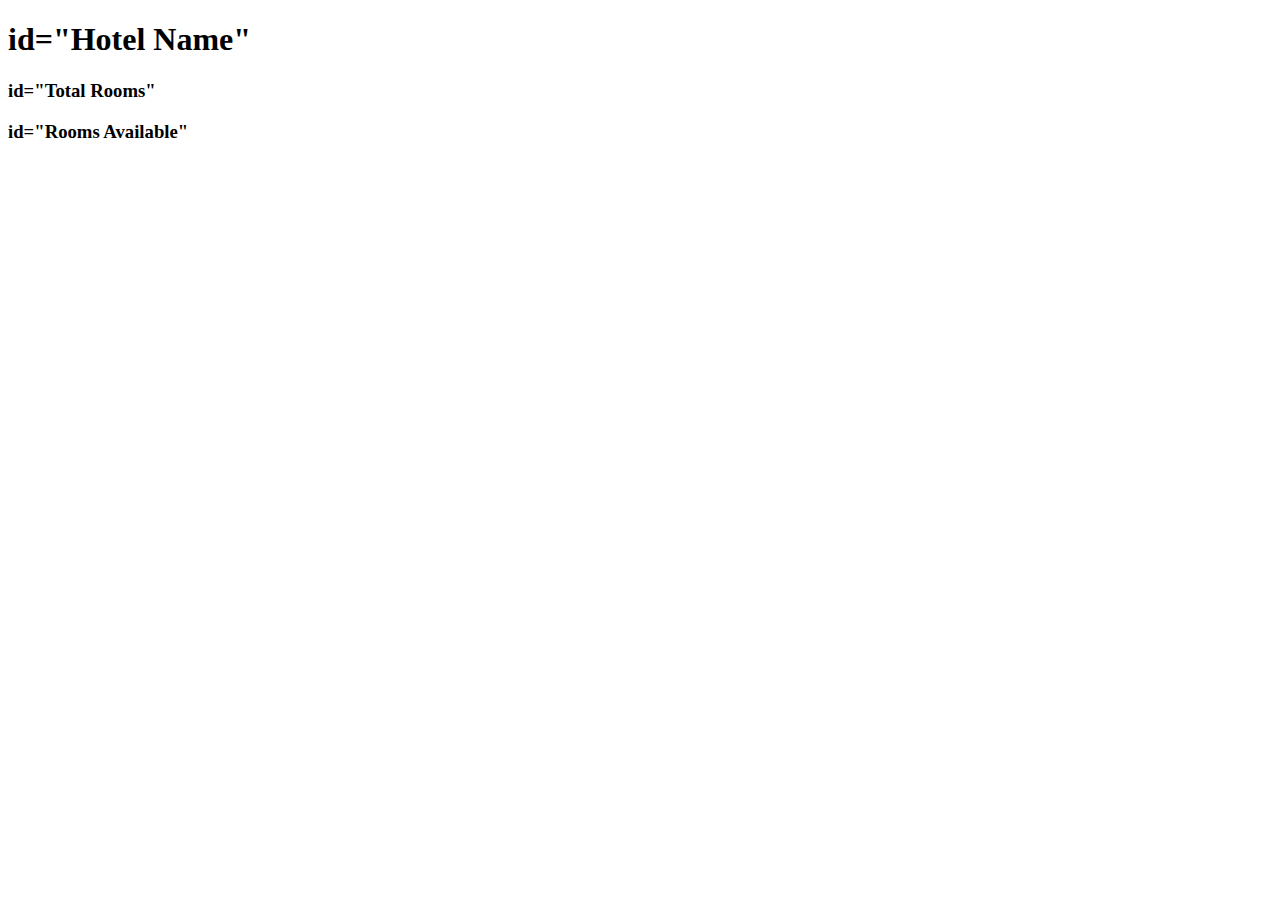
<file: index.html>
<!DOCTYPE html>
<html lang="en">
<head>
    <meta charset="UTF-8">
    <meta name="viewport" content="width=device-width, initial-scale=1.0">
    <meta http-equiv="X-UA-Compatible" content="ie=edge">
    <title>Document</title>
</head>
<body>
    <h1> id="Hotel Name"</h1>
    <p id ="hotelname"></p>
    
    <h3> id="Total Rooms"</h3>
    <p id ="rooms"></p>
   
    <h3> id="Rooms Available"</h3>
    <p id ="roomsavail"></p>
    
    <script> </script>
    
    
    <form></form>
</body>
</html>
</file>
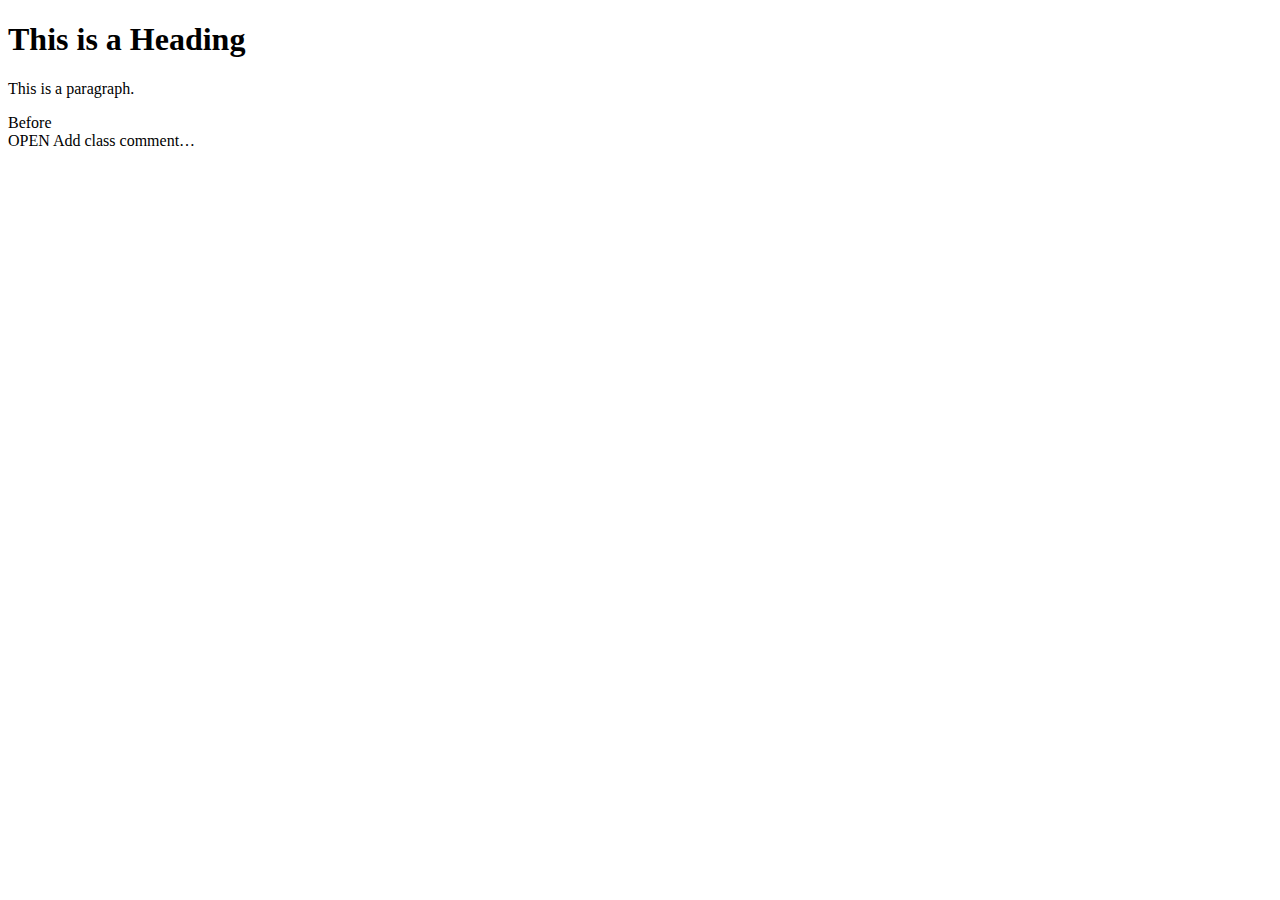
<file: all/javascript/DOM/index.html>
<!DOCTYPE html>
<html>
<head>
<title>Page Title</title>
</head>
<body>

<div id="main">
<h1>This is a Heading</h1>
<p>This is a paragraph.</p>
</div>

<div id="watchthis">Before</div>

</body>
</html>
OPEN

Add class comment…
</file>
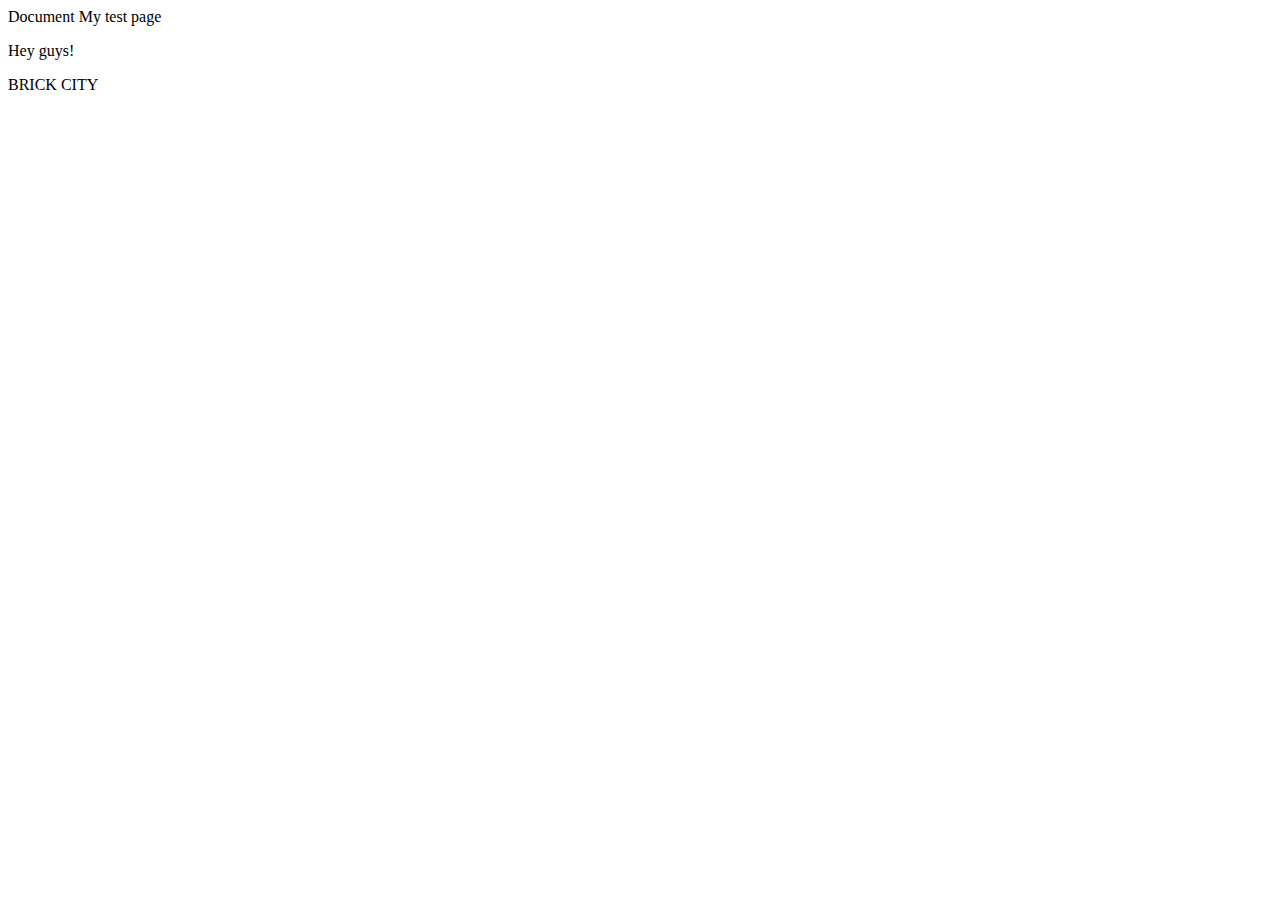
<file: index.1.html>
<!DOCTYPE html>
<html lang="en">
<head>
    <meta charset="UTF-8">
    <meta name="viewport" content="width=device-width, initial-scale=1.0">
    <meta http-equiv="X-UA-Compatible" content="ie=edge">
    <link rel="stylesheet" href="style.css"
    <title>Document</title>
</head>
<body>
<h1=>My test page</h1> 
<p>Hey guys!</p>
<p> BRICK CITY </p>
</body>
</html>
</file>
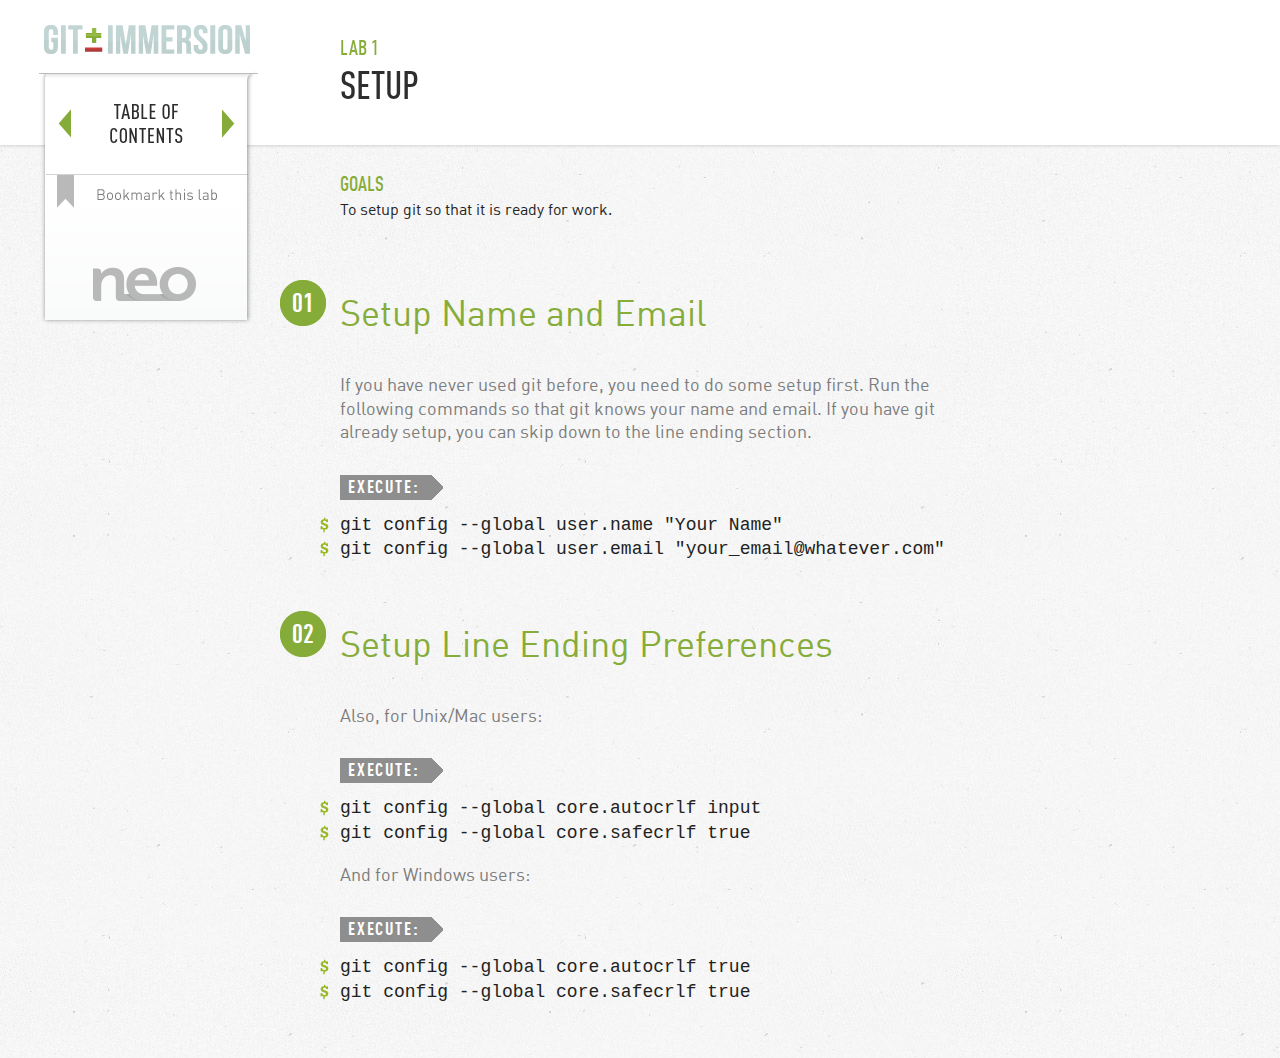
<file: all/hello/lab_01.html>
<!DOCTYPE html>
<html>
<head>
  <title>Lab 1 - Git Immersion - Brought to you by Neo</title>
  <meta http-equiv="X-UA-Compatible" content="IE=edge,chrome=1">
  <meta name="viewport" content="width=device-width, initial-scale=1.0">
  <link rel="stylesheet" media="screen" href="screen.css">
  <!--[if lt IE 9]>
  <script src="http://html5shim.googlecode.com/svn/trunk/html5.js"></script>
  <![endif]-->
  <script type="text/javascript">
   var _gaq = _gaq || [];
   _gaq.push(['_setAccount', 'UA-1142510-7']);
   _gaq.push(['_trackPageview']);
   (function() {
     var ga = document.createElement('script'); ga.type = 'text/javascript'; ga.async = true;
     ga.src = ('https:' == document.location.protocol ? 'https://ssl' : 'http://www') + '.google-analytics.com/ga.js';
     var s = document.getElementsByTagName('script')[0]; s.parentNode.insertBefore(ga, s);
   })();
  </script>
  <script type="text/javascript" src="jquery.js"></script>
  <script type="text/javascript" src="jquery.hotkeys.js"></script>
  <script type="text/javascript" src="UI.js"></script>
</head>

<body data-lab-id="1">
  <div id="image_preloader">
    <img src="green_circle_blur.png">
    <img src="label_blur.png">
    <img src="logo_small_blur.png">
    <img src="prompt_blur.png">
    <img src="pager_blur.png">
  </div>
  <header id="header">
    <a href="index.html" id="home_link">Git Immersion</a>
    <nav id="pager">
      <a id="arrow_next" class="arrow" href="lab_02.html">Next</a>
  
      <span id="arrow_previous" class="arrow">Previous</span>
  
  <a id="table_of_contents_link" href="#">Table of Contents</a>
  <a id="bookmark_link"><span id="bookmark"></span>Bookmark this lab</a>
  <a id="neo_link" href="http://neo.com" target="_blank">Neo</a>
</nav>

    <h1 class="lab_title"><em>lab 1</em> Setup</h1>
    <a href="http://neo.com" target=_blank" id="other_neo_link">Neo</a>
  </header>

  <div id="main_content">
    <h1 class="lab_title"><em>lab 1</em>  Setup</h1>
<h3>Goals</h3>
<ul>
	<li>To setup git so that it is ready for work.</li>
</ul>
<h2>Setup Name and Email <em>01</em></h2>
<p>If you have never used git before, you need to do some setup first. Run the following commands so that git knows your name and email.  If you have git already setup, you can skip down to the line ending section.</p>
<h4>Execute:</h4>
<pre class="instructions">git config --global user.name "Your Name"
git config --global user.email "your_email@whatever.com"</pre>
<h2>Setup Line Ending Preferences <em>02</em></h2>
<p>Also, for Unix/Mac users:</p>
<h4>Execute:</h4>
<pre class="instructions">git config --global core.autocrlf input
git config --global core.safecrlf true</pre>
<p>And for Windows users:</p>
<h4>Execute:</h4>
<pre class="instructions">git config --global core.autocrlf true
git config --global core.safecrlf true</pre>
  </div>

  <div id="index">
  <h1>Table of Contents</h1>
  <div id="show_bookmarks"></div>
  <div id="no_bookmarks"></div>
  <ul>
    <li id="lab_0_link"><a href="index.html"><span>&nbsp;</span>Home Cover Page</a></li>
        <li class='session'>Session: Getting Started</li>
        <li id="lab_1_link" data-lab-id="1"><a href="lab_01.html"><span>1:</span> Setup</a></li>
        <li id="lab_2_link" data-lab-id="2"><a href="lab_02.html"><span>2:</span> More Setup</a></li>
        </li>
        <li class='session'>Session: Basics</li>
        <li id="lab_3_link" data-lab-id="3"><a href="lab_03.html"><span>3:</span> Create a Project</a></li>
        <li id="lab_4_link" data-lab-id="4"><a href="lab_04.html"><span>4:</span> Checking Status</a></li>
        <li id="lab_5_link" data-lab-id="5"><a href="lab_05.html"><span>5:</span> Making Changes</a></li>
        <li id="lab_6_link" data-lab-id="6"><a href="lab_06.html"><span>6:</span> Staging Changes</a></li>
        <li id="lab_7_link" data-lab-id="7"><a href="lab_07.html"><span>7:</span> Staging and Committing</a></li>
        <li id="lab_8_link" data-lab-id="8"><a href="lab_08.html"><span>8:</span> Committing Changes</a></li>
        <li id="lab_9_link" data-lab-id="9"><a href="lab_09.html"><span>9:</span> Changes, not Files</a></li>
        </li>
        <li class='session'>Session: Dealing with the Past</li>
        <li id="lab_10_link" data-lab-id="10"><a href="lab_10.html"><span>10:</span> History</a></li>
        <li id="lab_11_link" data-lab-id="11"><a href="lab_11.html"><span>11:</span> Aliases</a></li>
        <li id="lab_12_link" data-lab-id="12"><a href="lab_12.html"><span>12:</span> Getting Old Versions</a></li>
        <li id="lab_13_link" data-lab-id="13"><a href="lab_13.html"><span>13:</span> Tagging versions</a></li>
        </li>
        <li class='session'>Session: Fixing Mistakes</li>
        <li id="lab_14_link" data-lab-id="14"><a href="lab_14.html"><span>14:</span> Undoing Local Changes (before staging)</a></li>
        <li id="lab_15_link" data-lab-id="15"><a href="lab_15.html"><span>15:</span> Undoing Staged Changes (before committing)</a></li>
        <li id="lab_16_link" data-lab-id="16"><a href="lab_16.html"><span>16:</span> Undoing Committed Changes</a></li>
        <li id="lab_17_link" data-lab-id="17"><a href="lab_17.html"><span>17:</span> Removing Commits from a Branch</a></li>
        <li id="lab_18_link" data-lab-id="18"><a href="lab_18.html"><span>18:</span> Remove the oops tag</a></li>
        <li id="lab_19_link" data-lab-id="19"><a href="lab_19.html"><span>19:</span> Amending Commits</a></li>
        </li>
        <li class='session'>Session: Internals</li>
        <li id="lab_20_link" data-lab-id="20"><a href="lab_20.html"><span>20:</span> Moving Files</a></li>
        <li id="lab_21_link" data-lab-id="21"><a href="lab_21.html"><span>21:</span> More Structure</a></li>
        <li id="lab_22_link" data-lab-id="22"><a href="lab_22.html"><span>22:</span> Git Internals: The .git directory</a></li>
        <li id="lab_23_link" data-lab-id="23"><a href="lab_23.html"><span>23:</span> Git Internals: Working directly with Git Objects</a></li>
        </li>
        <li class='session'>Session: Branching</li>
        <li id="lab_24_link" data-lab-id="24"><a href="lab_24.html"><span>24:</span> Creating a Branch</a></li>
        <li id="lab_25_link" data-lab-id="25"><a href="lab_25.html"><span>25:</span> Navigating Branches</a></li>
        <li id="lab_26_link" data-lab-id="26"><a href="lab_26.html"><span>26:</span> Changes in Master</a></li>
        <li id="lab_27_link" data-lab-id="27"><a href="lab_27.html"><span>27:</span> Viewing Diverging Branches</a></li>
        </li>
        <li class='session'>Session: Merging and Conflicts</li>
        <li id="lab_28_link" data-lab-id="28"><a href="lab_28.html"><span>28:</span> Merging</a></li>
        <li id="lab_29_link" data-lab-id="29"><a href="lab_29.html"><span>29:</span> Creating a Conflict</a></li>
        <li id="lab_30_link" data-lab-id="30"><a href="lab_30.html"><span>30:</span> Resolving Conflicts</a></li>
        <li id="lab_31_link" data-lab-id="31"><a href="lab_31.html"><span>31:</span> Rebasing VS Merging</a></li>
        <li id="lab_32_link" data-lab-id="32"><a href="lab_32.html"><span>32:</span> Resetting the Greet Branch</a></li>
        <li id="lab_33_link" data-lab-id="33"><a href="lab_33.html"><span>33:</span> Resetting the Master Branch</a></li>
        <li id="lab_34_link" data-lab-id="34"><a href="lab_34.html"><span>34:</span> Rebasing</a></li>
        <li id="lab_35_link" data-lab-id="35"><a href="lab_35.html"><span>35:</span> Merging Back to Master</a></li>
        </li>
        <li class='session'>Session: Multiple Repositories</li>
        <li id="lab_36_link" data-lab-id="36"><a href="lab_36.html"><span>36:</span> Multiple Repositories</a></li>
        <li id="lab_37_link" data-lab-id="37"><a href="lab_37.html"><span>37:</span> Cloning Repositories</a></li>
        <li id="lab_38_link" data-lab-id="38"><a href="lab_38.html"><span>38:</span> Review the Cloned Repository</a></li>
        <li id="lab_39_link" data-lab-id="39"><a href="lab_39.html"><span>39:</span> What is Origin?</a></li>
        <li id="lab_40_link" data-lab-id="40"><a href="lab_40.html"><span>40:</span> Remote Branches</a></li>
        <li id="lab_41_link" data-lab-id="41"><a href="lab_41.html"><span>41:</span> Change the Original Repository</a></li>
        <li id="lab_42_link" data-lab-id="42"><a href="lab_42.html"><span>42:</span> Fetching Changes</a></li>
        <li id="lab_43_link" data-lab-id="43"><a href="lab_43.html"><span>43:</span> Merging Pulled Changes</a></li>
        <li id="lab_44_link" data-lab-id="44"><a href="lab_44.html"><span>44:</span> Pulling Changes</a></li>
        <li id="lab_45_link" data-lab-id="45"><a href="lab_45.html"><span>45:</span> Adding a Tracking Branch</a></li>
        </li>
        <li class='session'>Session: Bare Repositories</li>
        <li id="lab_46_link" data-lab-id="46"><a href="lab_46.html"><span>46:</span> Bare Repositories</a></li>
        <li id="lab_47_link" data-lab-id="47"><a href="lab_47.html"><span>47:</span> Adding a Remote Repository</a></li>
        <li id="lab_48_link" data-lab-id="48"><a href="lab_48.html"><span>48:</span> Pushing a Change</a></li>
        <li id="lab_49_link" data-lab-id="49"><a href="lab_49.html"><span>49:</span> Pulling Shared Changes</a></li>
        <li id="lab_50_link" data-lab-id="50"><a href="lab_50.html"><span>50:</span> Hosting your Git Repositories</a></li>
        <li id="lab_51_link" data-lab-id="51"><a href="lab_51.html"><span>51:</span> Sharing Repos</a></li>
        </li>
        <li class='session'>Session: Wrap-up</li>
        <li id="lab_52_link" data-lab-id="52"><a href="lab_52.html"><span>52:</span> Advanced / Future Topics</a></li>
        <li id="lab_53_link" data-lab-id="53"><a href="lab_53.html"><span>53:</span> Thank You</a></li>
        </li>
      </ul>
</div>

  <div id="cover"></div>
</body>
</html>
</file>
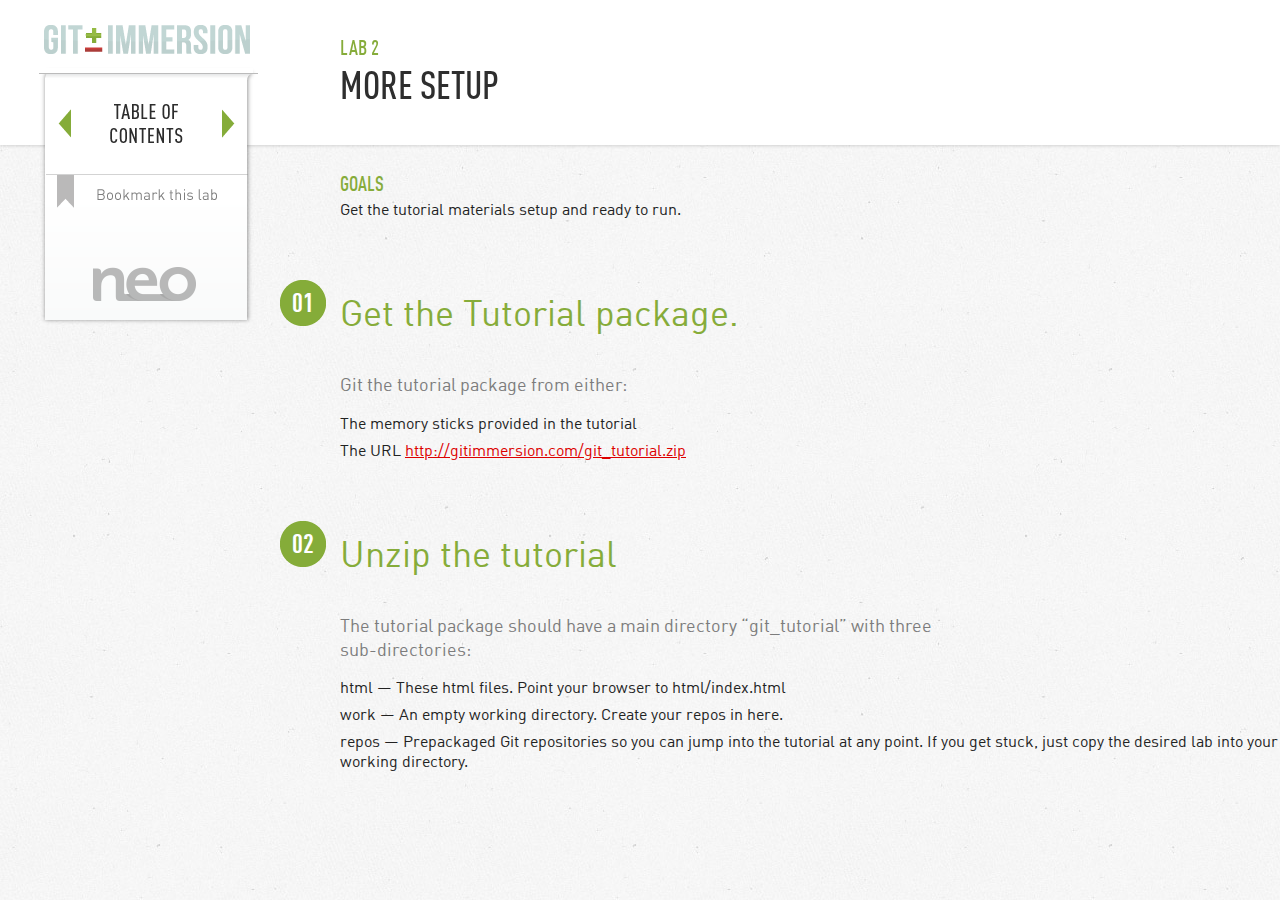
<file: all/hello/lab_02.html>
<!DOCTYPE html>
<html>
<head>
  <title>Lab 2 - Git Immersion - Brought to you by Neo</title>
  <meta http-equiv="X-UA-Compatible" content="IE=edge,chrome=1">
  <meta name="viewport" content="width=device-width, initial-scale=1.0">
  <link rel="stylesheet" media="screen" href="screen.css">
  <!--[if lt IE 9]>
  <script src="http://html5shim.googlecode.com/svn/trunk/html5.js"></script>
  <![endif]-->
  <script type="text/javascript">
   var _gaq = _gaq || [];
   _gaq.push(['_setAccount', 'UA-1142510-7']);
   _gaq.push(['_trackPageview']);
   (function() {
     var ga = document.createElement('script'); ga.type = 'text/javascript'; ga.async = true;
     ga.src = ('https:' == document.location.protocol ? 'https://ssl' : 'http://www') + '.google-analytics.com/ga.js';
     var s = document.getElementsByTagName('script')[0]; s.parentNode.insertBefore(ga, s);
   })();
  </script>
  <script type="text/javascript" src="jquery.js"></script>
  <script type="text/javascript" src="jquery.hotkeys.js"></script>
  <script type="text/javascript" src="UI.js"></script>
</head>

<body data-lab-id="2">
  <div id="image_preloader">
    <img src="green_circle_blur.png">
    <img src="label_blur.png">
    <img src="logo_small_blur.png">
    <img src="prompt_blur.png">
    <img src="pager_blur.png">
  </div>
  <header id="header">
    <a href="index.html" id="home_link">Git Immersion</a>
    <nav id="pager">
      <a id="arrow_next" class="arrow" href="lab_03.html">Next</a>
  
      <a id="arrow_previous" class="arrow" href="lab_01.html">Previous</a>
  
  <a id="table_of_contents_link" href="#">Table of Contents</a>
  <a id="bookmark_link"><span id="bookmark"></span>Bookmark this lab</a>
  <a id="neo_link" href="http://neo.com" target="_blank">Neo</a>
</nav>

    <h1 class="lab_title"><em>lab 2</em> More Setup</h1>
    <a href="http://neo.com" target=_blank" id="other_neo_link">Neo</a>
  </header>

  <div id="main_content">
    <h1 class="lab_title"><em>lab 2</em>  More Setup</h1>
<h3>Goals</h3>
<ul>
	<li>Get the tutorial materials setup and ready to run.</li>
</ul>
<h2>Get the Tutorial package. <em>01</em></h2>
<p>Git the tutorial package from either:</p>
<ul>
	<li>The memory sticks provided in the tutorial</li>
	<li>The <span class="caps">URL</span> <a href="http://gitimmersion.com/git_tutorial.zip">http://gitimmersion.com/git_tutorial.zip</a></li>
</ul>
<h2>Unzip the tutorial <em>02</em></h2>
<p>The tutorial package should have a main directory &#8220;git_tutorial&#8221; with three sub-directories:</p>
<ul>
	<li>html &#8212; These html files.  Point your browser to html/index.html</li>
	<li>work &#8212; An empty working directory.  Create your repos in here.</li>
	<li>repos &#8212; Prepackaged Git repositories so you can jump into the tutorial at any point.  If you get stuck, just copy the desired lab into your working directory.</li>
</ul>
  </div>

  <div id="index">
  <h1>Table of Contents</h1>
  <div id="show_bookmarks"></div>
  <div id="no_bookmarks"></div>
  <ul>
    <li id="lab_0_link"><a href="index.html"><span>&nbsp;</span>Home Cover Page</a></li>
        <li class='session'>Session: Getting Started</li>
        <li id="lab_1_link" data-lab-id="1"><a href="lab_01.html"><span>1:</span> Setup</a></li>
        <li id="lab_2_link" data-lab-id="2"><a href="lab_02.html"><span>2:</span> More Setup</a></li>
        </li>
        <li class='session'>Session: Basics</li>
        <li id="lab_3_link" data-lab-id="3"><a href="lab_03.html"><span>3:</span> Create a Project</a></li>
        <li id="lab_4_link" data-lab-id="4"><a href="lab_04.html"><span>4:</span> Checking Status</a></li>
        <li id="lab_5_link" data-lab-id="5"><a href="lab_05.html"><span>5:</span> Making Changes</a></li>
        <li id="lab_6_link" data-lab-id="6"><a href="lab_06.html"><span>6:</span> Staging Changes</a></li>
        <li id="lab_7_link" data-lab-id="7"><a href="lab_07.html"><span>7:</span> Staging and Committing</a></li>
        <li id="lab_8_link" data-lab-id="8"><a href="lab_08.html"><span>8:</span> Committing Changes</a></li>
        <li id="lab_9_link" data-lab-id="9"><a href="lab_09.html"><span>9:</span> Changes, not Files</a></li>
        </li>
        <li class='session'>Session: Dealing with the Past</li>
        <li id="lab_10_link" data-lab-id="10"><a href="lab_10.html"><span>10:</span> History</a></li>
        <li id="lab_11_link" data-lab-id="11"><a href="lab_11.html"><span>11:</span> Aliases</a></li>
        <li id="lab_12_link" data-lab-id="12"><a href="lab_12.html"><span>12:</span> Getting Old Versions</a></li>
        <li id="lab_13_link" data-lab-id="13"><a href="lab_13.html"><span>13:</span> Tagging versions</a></li>
        </li>
        <li class='session'>Session: Fixing Mistakes</li>
        <li id="lab_14_link" data-lab-id="14"><a href="lab_14.html"><span>14:</span> Undoing Local Changes (before staging)</a></li>
        <li id="lab_15_link" data-lab-id="15"><a href="lab_15.html"><span>15:</span> Undoing Staged Changes (before committing)</a></li>
        <li id="lab_16_link" data-lab-id="16"><a href="lab_16.html"><span>16:</span> Undoing Committed Changes</a></li>
        <li id="lab_17_link" data-lab-id="17"><a href="lab_17.html"><span>17:</span> Removing Commits from a Branch</a></li>
        <li id="lab_18_link" data-lab-id="18"><a href="lab_18.html"><span>18:</span> Remove the oops tag</a></li>
        <li id="lab_19_link" data-lab-id="19"><a href="lab_19.html"><span>19:</span> Amending Commits</a></li>
        </li>
        <li class='session'>Session: Internals</li>
        <li id="lab_20_link" data-lab-id="20"><a href="lab_20.html"><span>20:</span> Moving Files</a></li>
        <li id="lab_21_link" data-lab-id="21"><a href="lab_21.html"><span>21:</span> More Structure</a></li>
        <li id="lab_22_link" data-lab-id="22"><a href="lab_22.html"><span>22:</span> Git Internals: The .git directory</a></li>
        <li id="lab_23_link" data-lab-id="23"><a href="lab_23.html"><span>23:</span> Git Internals: Working directly with Git Objects</a></li>
        </li>
        <li class='session'>Session: Branching</li>
        <li id="lab_24_link" data-lab-id="24"><a href="lab_24.html"><span>24:</span> Creating a Branch</a></li>
        <li id="lab_25_link" data-lab-id="25"><a href="lab_25.html"><span>25:</span> Navigating Branches</a></li>
        <li id="lab_26_link" data-lab-id="26"><a href="lab_26.html"><span>26:</span> Changes in Master</a></li>
        <li id="lab_27_link" data-lab-id="27"><a href="lab_27.html"><span>27:</span> Viewing Diverging Branches</a></li>
        </li>
        <li class='session'>Session: Merging and Conflicts</li>
        <li id="lab_28_link" data-lab-id="28"><a href="lab_28.html"><span>28:</span> Merging</a></li>
        <li id="lab_29_link" data-lab-id="29"><a href="lab_29.html"><span>29:</span> Creating a Conflict</a></li>
        <li id="lab_30_link" data-lab-id="30"><a href="lab_30.html"><span>30:</span> Resolving Conflicts</a></li>
        <li id="lab_31_link" data-lab-id="31"><a href="lab_31.html"><span>31:</span> Rebasing VS Merging</a></li>
        <li id="lab_32_link" data-lab-id="32"><a href="lab_32.html"><span>32:</span> Resetting the Greet Branch</a></li>
        <li id="lab_33_link" data-lab-id="33"><a href="lab_33.html"><span>33:</span> Resetting the Master Branch</a></li>
        <li id="lab_34_link" data-lab-id="34"><a href="lab_34.html"><span>34:</span> Rebasing</a></li>
        <li id="lab_35_link" data-lab-id="35"><a href="lab_35.html"><span>35:</span> Merging Back to Master</a></li>
        </li>
        <li class='session'>Session: Multiple Repositories</li>
        <li id="lab_36_link" data-lab-id="36"><a href="lab_36.html"><span>36:</span> Multiple Repositories</a></li>
        <li id="lab_37_link" data-lab-id="37"><a href="lab_37.html"><span>37:</span> Cloning Repositories</a></li>
        <li id="lab_38_link" data-lab-id="38"><a href="lab_38.html"><span>38:</span> Review the Cloned Repository</a></li>
        <li id="lab_39_link" data-lab-id="39"><a href="lab_39.html"><span>39:</span> What is Origin?</a></li>
        <li id="lab_40_link" data-lab-id="40"><a href="lab_40.html"><span>40:</span> Remote Branches</a></li>
        <li id="lab_41_link" data-lab-id="41"><a href="lab_41.html"><span>41:</span> Change the Original Repository</a></li>
        <li id="lab_42_link" data-lab-id="42"><a href="lab_42.html"><span>42:</span> Fetching Changes</a></li>
        <li id="lab_43_link" data-lab-id="43"><a href="lab_43.html"><span>43:</span> Merging Pulled Changes</a></li>
        <li id="lab_44_link" data-lab-id="44"><a href="lab_44.html"><span>44:</span> Pulling Changes</a></li>
        <li id="lab_45_link" data-lab-id="45"><a href="lab_45.html"><span>45:</span> Adding a Tracking Branch</a></li>
        </li>
        <li class='session'>Session: Bare Repositories</li>
        <li id="lab_46_link" data-lab-id="46"><a href="lab_46.html"><span>46:</span> Bare Repositories</a></li>
        <li id="lab_47_link" data-lab-id="47"><a href="lab_47.html"><span>47:</span> Adding a Remote Repository</a></li>
        <li id="lab_48_link" data-lab-id="48"><a href="lab_48.html"><span>48:</span> Pushing a Change</a></li>
        <li id="lab_49_link" data-lab-id="49"><a href="lab_49.html"><span>49:</span> Pulling Shared Changes</a></li>
        <li id="lab_50_link" data-lab-id="50"><a href="lab_50.html"><span>50:</span> Hosting your Git Repositories</a></li>
        <li id="lab_51_link" data-lab-id="51"><a href="lab_51.html"><span>51:</span> Sharing Repos</a></li>
        </li>
        <li class='session'>Session: Wrap-up</li>
        <li id="lab_52_link" data-lab-id="52"><a href="lab_52.html"><span>52:</span> Advanced / Future Topics</a></li>
        <li id="lab_53_link" data-lab-id="53"><a href="lab_53.html"><span>53:</span> Thank You</a></li>
        </li>
      </ul>
</div>

  <div id="cover"></div>
</body>
</html>
</file>
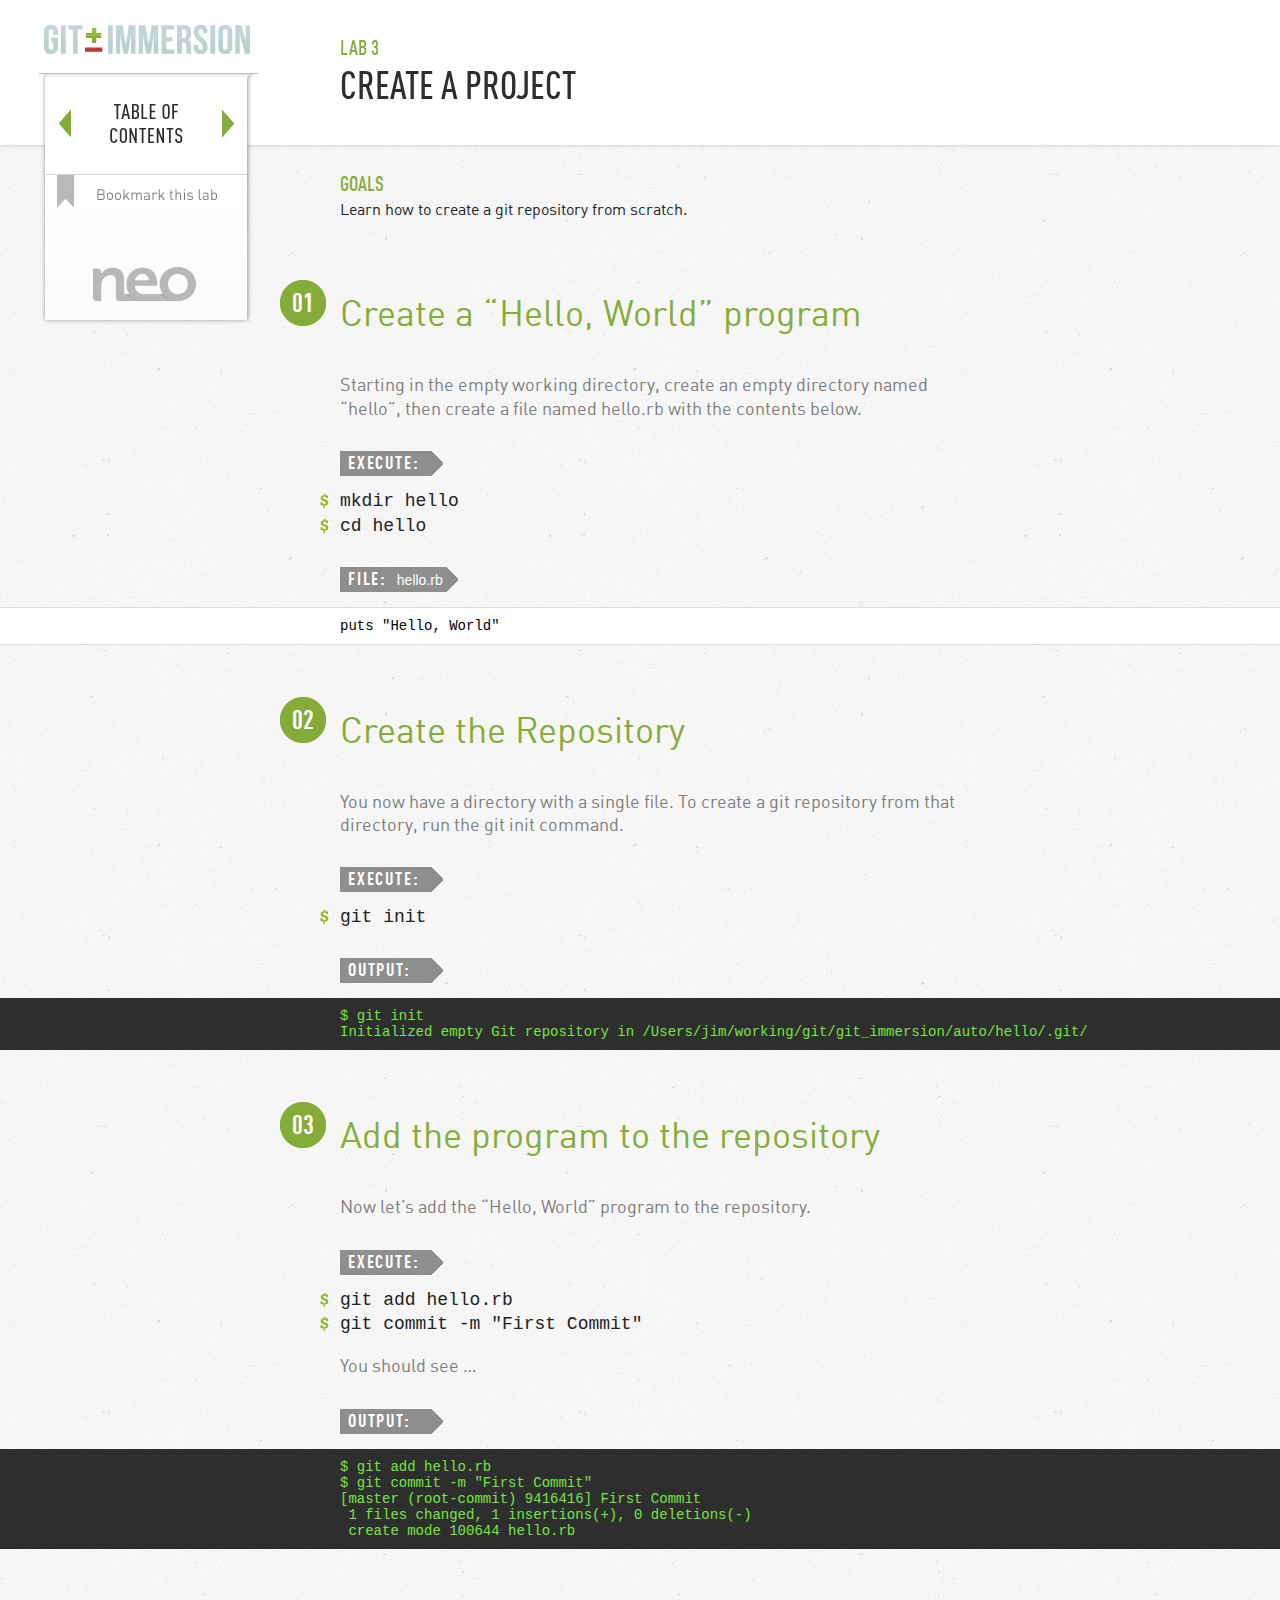
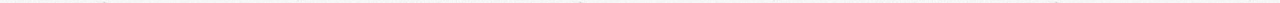
<file: all/hello/lab_03.html>
<!DOCTYPE html>
<html>
<head>
  <title>Lab 3 - Git Immersion - Brought to you by Neo</title>
  <meta http-equiv="X-UA-Compatible" content="IE=edge,chrome=1">
  <meta name="viewport" content="width=device-width, initial-scale=1.0">
  <link rel="stylesheet" media="screen" href="screen.css">
  <!--[if lt IE 9]>
  <script src="http://html5shim.googlecode.com/svn/trunk/html5.js"></script>
  <![endif]-->
  <script type="text/javascript">
   var _gaq = _gaq || [];
   _gaq.push(['_setAccount', 'UA-1142510-7']);
   _gaq.push(['_trackPageview']);
   (function() {
     var ga = document.createElement('script'); ga.type = 'text/javascript'; ga.async = true;
     ga.src = ('https:' == document.location.protocol ? 'https://ssl' : 'http://www') + '.google-analytics.com/ga.js';
     var s = document.getElementsByTagName('script')[0]; s.parentNode.insertBefore(ga, s);
   })();
  </script>
  <script type="text/javascript" src="jquery.js"></script>
  <script type="text/javascript" src="jquery.hotkeys.js"></script>
  <script type="text/javascript" src="UI.js"></script>
</head>

<body data-lab-id="3">
  <div id="image_preloader">
    <img src="green_circle_blur.png">
    <img src="label_blur.png">
    <img src="logo_small_blur.png">
    <img src="prompt_blur.png">
    <img src="pager_blur.png">
  </div>
  <header id="header">
    <a href="index.html" id="home_link">Git Immersion</a>
    <nav id="pager">
      <a id="arrow_next" class="arrow" href="lab_04.html">Next</a>
  
      <a id="arrow_previous" class="arrow" href="lab_02.html">Previous</a>
  
  <a id="table_of_contents_link" href="#">Table of Contents</a>
  <a id="bookmark_link"><span id="bookmark"></span>Bookmark this lab</a>
  <a id="neo_link" href="http://neo.com" target="_blank">Neo</a>
</nav>

    <h1 class="lab_title"><em>lab 3</em> Create a Project</h1>
    <a href="http://neo.com" target=_blank" id="other_neo_link">Neo</a>
  </header>

  <div id="main_content">
    <h1 class="lab_title"><em>lab 3</em>  Create a Project</h1>
<h3>Goals</h3>
<ul>
	<li>Learn how to create a git repository from scratch.</li>
</ul>
<h2>Create a &#8220;Hello, World&#8221; program <em>01</em></h2>
<p>Starting in the empty working directory, create an empty directory named &#8220;hello&#8221;, then create a file named <code>hello.rb</code> with the contents below.</p>
<h4>Execute:</h4>
<pre class="instructions">mkdir hello
cd hello</pre>
<h4>File: <em>hello.rb</em></h4>
<pre class="file">puts "Hello, World"
</pre>
<h2>Create the Repository <em>02</em></h2>
<p>You now have a directory with a single file.  To create a git repository from that directory, run the git init command.</p>
<h4>Execute:</h4>
<pre class="instructions">git init</pre>
<h4>Output:</h4>
<pre class="sample">$ git init
Initialized empty Git repository in /Users/jim/working/git/git_immersion/auto/hello/.git/
</pre>
<h2>Add the program to the repository <em>03</em></h2>
<p>Now let&#8217;s add the &#8220;Hello, World&#8221; program to the repository.</p>
<h4>Execute:</h4>
<pre class="instructions">git add hello.rb
git commit -m "First Commit"</pre>
<p>You should see &#8230;</p>
<h4>Output:</h4>
<pre class="sample">$ git add hello.rb
$ git commit -m "First Commit"
[master (root-commit) 9416416] First Commit
 1 files changed, 1 insertions(+), 0 deletions(-)
 create mode 100644 hello.rb
</pre>
  </div>

  <div id="index">
  <h1>Table of Contents</h1>
  <div id="show_bookmarks"></div>
  <div id="no_bookmarks"></div>
  <ul>
    <li id="lab_0_link"><a href="index.html"><span>&nbsp;</span>Home Cover Page</a></li>
        <li class='session'>Session: Getting Started</li>
        <li id="lab_1_link" data-lab-id="1"><a href="lab_01.html"><span>1:</span> Setup</a></li>
        <li id="lab_2_link" data-lab-id="2"><a href="lab_02.html"><span>2:</span> More Setup</a></li>
        </li>
        <li class='session'>Session: Basics</li>
        <li id="lab_3_link" data-lab-id="3"><a href="lab_03.html"><span>3:</span> Create a Project</a></li>
        <li id="lab_4_link" data-lab-id="4"><a href="lab_04.html"><span>4:</span> Checking Status</a></li>
        <li id="lab_5_link" data-lab-id="5"><a href="lab_05.html"><span>5:</span> Making Changes</a></li>
        <li id="lab_6_link" data-lab-id="6"><a href="lab_06.html"><span>6:</span> Staging Changes</a></li>
        <li id="lab_7_link" data-lab-id="7"><a href="lab_07.html"><span>7:</span> Staging and Committing</a></li>
        <li id="lab_8_link" data-lab-id="8"><a href="lab_08.html"><span>8:</span> Committing Changes</a></li>
        <li id="lab_9_link" data-lab-id="9"><a href="lab_09.html"><span>9:</span> Changes, not Files</a></li>
        </li>
        <li class='session'>Session: Dealing with the Past</li>
        <li id="lab_10_link" data-lab-id="10"><a href="lab_10.html"><span>10:</span> History</a></li>
        <li id="lab_11_link" data-lab-id="11"><a href="lab_11.html"><span>11:</span> Aliases</a></li>
        <li id="lab_12_link" data-lab-id="12"><a href="lab_12.html"><span>12:</span> Getting Old Versions</a></li>
        <li id="lab_13_link" data-lab-id="13"><a href="lab_13.html"><span>13:</span> Tagging versions</a></li>
        </li>
        <li class='session'>Session: Fixing Mistakes</li>
        <li id="lab_14_link" data-lab-id="14"><a href="lab_14.html"><span>14:</span> Undoing Local Changes (before staging)</a></li>
        <li id="lab_15_link" data-lab-id="15"><a href="lab_15.html"><span>15:</span> Undoing Staged Changes (before committing)</a></li>
        <li id="lab_16_link" data-lab-id="16"><a href="lab_16.html"><span>16:</span> Undoing Committed Changes</a></li>
        <li id="lab_17_link" data-lab-id="17"><a href="lab_17.html"><span>17:</span> Removing Commits from a Branch</a></li>
        <li id="lab_18_link" data-lab-id="18"><a href="lab_18.html"><span>18:</span> Remove the oops tag</a></li>
        <li id="lab_19_link" data-lab-id="19"><a href="lab_19.html"><span>19:</span> Amending Commits</a></li>
        </li>
        <li class='session'>Session: Internals</li>
        <li id="lab_20_link" data-lab-id="20"><a href="lab_20.html"><span>20:</span> Moving Files</a></li>
        <li id="lab_21_link" data-lab-id="21"><a href="lab_21.html"><span>21:</span> More Structure</a></li>
        <li id="lab_22_link" data-lab-id="22"><a href="lab_22.html"><span>22:</span> Git Internals: The .git directory</a></li>
        <li id="lab_23_link" data-lab-id="23"><a href="lab_23.html"><span>23:</span> Git Internals: Working directly with Git Objects</a></li>
        </li>
        <li class='session'>Session: Branching</li>
        <li id="lab_24_link" data-lab-id="24"><a href="lab_24.html"><span>24:</span> Creating a Branch</a></li>
        <li id="lab_25_link" data-lab-id="25"><a href="lab_25.html"><span>25:</span> Navigating Branches</a></li>
        <li id="lab_26_link" data-lab-id="26"><a href="lab_26.html"><span>26:</span> Changes in Master</a></li>
        <li id="lab_27_link" data-lab-id="27"><a href="lab_27.html"><span>27:</span> Viewing Diverging Branches</a></li>
        </li>
        <li class='session'>Session: Merging and Conflicts</li>
        <li id="lab_28_link" data-lab-id="28"><a href="lab_28.html"><span>28:</span> Merging</a></li>
        <li id="lab_29_link" data-lab-id="29"><a href="lab_29.html"><span>29:</span> Creating a Conflict</a></li>
        <li id="lab_30_link" data-lab-id="30"><a href="lab_30.html"><span>30:</span> Resolving Conflicts</a></li>
        <li id="lab_31_link" data-lab-id="31"><a href="lab_31.html"><span>31:</span> Rebasing VS Merging</a></li>
        <li id="lab_32_link" data-lab-id="32"><a href="lab_32.html"><span>32:</span> Resetting the Greet Branch</a></li>
        <li id="lab_33_link" data-lab-id="33"><a href="lab_33.html"><span>33:</span> Resetting the Master Branch</a></li>
        <li id="lab_34_link" data-lab-id="34"><a href="lab_34.html"><span>34:</span> Rebasing</a></li>
        <li id="lab_35_link" data-lab-id="35"><a href="lab_35.html"><span>35:</span> Merging Back to Master</a></li>
        </li>
        <li class='session'>Session: Multiple Repositories</li>
        <li id="lab_36_link" data-lab-id="36"><a href="lab_36.html"><span>36:</span> Multiple Repositories</a></li>
        <li id="lab_37_link" data-lab-id="37"><a href="lab_37.html"><span>37:</span> Cloning Repositories</a></li>
        <li id="lab_38_link" data-lab-id="38"><a href="lab_38.html"><span>38:</span> Review the Cloned Repository</a></li>
        <li id="lab_39_link" data-lab-id="39"><a href="lab_39.html"><span>39:</span> What is Origin?</a></li>
        <li id="lab_40_link" data-lab-id="40"><a href="lab_40.html"><span>40:</span> Remote Branches</a></li>
        <li id="lab_41_link" data-lab-id="41"><a href="lab_41.html"><span>41:</span> Change the Original Repository</a></li>
        <li id="lab_42_link" data-lab-id="42"><a href="lab_42.html"><span>42:</span> Fetching Changes</a></li>
        <li id="lab_43_link" data-lab-id="43"><a href="lab_43.html"><span>43:</span> Merging Pulled Changes</a></li>
        <li id="lab_44_link" data-lab-id="44"><a href="lab_44.html"><span>44:</span> Pulling Changes</a></li>
        <li id="lab_45_link" data-lab-id="45"><a href="lab_45.html"><span>45:</span> Adding a Tracking Branch</a></li>
        </li>
        <li class='session'>Session: Bare Repositories</li>
        <li id="lab_46_link" data-lab-id="46"><a href="lab_46.html"><span>46:</span> Bare Repositories</a></li>
        <li id="lab_47_link" data-lab-id="47"><a href="lab_47.html"><span>47:</span> Adding a Remote Repository</a></li>
        <li id="lab_48_link" data-lab-id="48"><a href="lab_48.html"><span>48:</span> Pushing a Change</a></li>
        <li id="lab_49_link" data-lab-id="49"><a href="lab_49.html"><span>49:</span> Pulling Shared Changes</a></li>
        <li id="lab_50_link" data-lab-id="50"><a href="lab_50.html"><span>50:</span> Hosting your Git Repositories</a></li>
        <li id="lab_51_link" data-lab-id="51"><a href="lab_51.html"><span>51:</span> Sharing Repos</a></li>
        </li>
        <li class='session'>Session: Wrap-up</li>
        <li id="lab_52_link" data-lab-id="52"><a href="lab_52.html"><span>52:</span> Advanced / Future Topics</a></li>
        <li id="lab_53_link" data-lab-id="53"><a href="lab_53.html"><span>53:</span> Thank You</a></li>
        </li>
      </ul>
</div>

  <div id="cover"></div>
</body>
</html>
</file>
<file: style.css>
h1.red {
    background-color: red; !important;
    font-family: "Comic Sans MS"
}

h1 { 
    background-color: orange; 
color: white;
}
</file>
<file: all/hello/screen.css>
html, body, div, span, applet, object, iframe,
h1, h2, h3, h4, h5, h6, p, blockquote, pre,
a, abbr, acronym, address, big, cite, code,
del, dfn, em, img, ins, kbd, q, s, samp,
small, strike, strong, sub, sup, tt, var,
b, u, i, center,
dl, dt, dd, ol, ul, li,
fieldset, form, label, legend,
table, caption, tbody, tfoot, thead, tr, th, td,
article, aside, canvas, details, embed,
figure, figcaption, footer, header, hgroup,
menu, nav, output, ruby, section, summary,
time, mark, audio, video {
  margin: 0;
  padding: 0;
  border: 0;
  font: inherit;
  font-size: 100%;
  vertical-align: baseline;
}

html {
  line-height: 1;
}

ol, ul {
  list-style: none;
}

table {
  border-collapse: collapse;
  border-spacing: 0;
}

caption, th, td {
  text-align: left;
  font-weight: normal;
  vertical-align: middle;
}

q, blockquote {
  quotes: none;
}
q:before, q:after, blockquote:before, blockquote:after {
  content: "";
  content: none;
}

a img {
  border: none;
}

article, aside, details, figcaption, figure, footer, header, hgroup, menu, nav, section, summary {
  display: block;
}

@font-face {
  font-family: DINWeb-CondBold;
  src: url("DINWeb-CondBold.eot");
}

@font-face {
  font-family: DINWeb-CondBold;
  src: url("DINWeb-CondBold.woff") format("woff");
}

@font-face {
  font-family: DINWeb-CondMedium;
  src: url("DINWeb-CondMedium.eot");
}

@font-face {
  font-family: DINWeb-CondMedium;
  src: url("DINWeb-CondMedium.woff") format("woff");
}

@font-face {
  font-family: DINWebProRegular;
  src: url(DINWebPro.eot);
}

@font-face {
  font-family: DINWebProRegular;
  src: url(DINWebPro.woff) format("woff");
}

.clear {
  clear: both;
}

html, body {
  padding-bottom: 20px;
  font-family: 'DINWebProRegular', helvetica, arial, serif;
  background: url(background.jpg);
}

#index_body {
  background: #fff;
}

#image_preloader {
  overflow: hidden;
  position: absolute;
  top: -2px;
  left: -2px;
  width: 1px;
  height: 0;
  opacity: 0;
}

.wrapper {
  position: relative;
  width: 894px;
  margin: 0 auto;
}

/* Index Header
------------------------------------------------------------ */
#index_header {
  height: 240px;
  background: url(background.jpg);
}
#index_header a {
  position: relative;
  top: 56px;
  display: block;
  width: 894px;
  height: 130px;
  margin: 0 auto;
  text-indent: -999em;
  background: url(logo_large.png) no-repeat 50% 50%;
}

/* Lab Header
------------------------------------------------------------ */
#header {
  position: fixed;
  top: 0;
  right: 0;
  left: 0;
  min-height: 145px;
  text-transform: uppercase;
  background: #fff;
  z-index: 2;
  -webkit-box-shadow: 0 1px 3px rgba(0, 0, 0, 0.15);
  -moz-box-shadow: 0 1px 3px rgba(0, 0, 0, 0.15);
  box-shadow: 0 1px 3px rgba(0, 0, 0, 0.15);
}

#home_link {
  position: absolute;
  top: 22px;
  left: 42px;
  width: 210px;
  height: 35px;
  text-indent: -999em;
  background: url(logo_small.png);
}

.blur #home_link {
  background: url(logo_small_blur.png);
}

#pager {
  position: absolute;
  top: 62px;
  left: 34px;
  width: 229px;
  height: 268px;
  background: url(pager.png);
}

.blur #pager {
  background: url(pager_blur.png);
}

#neo_link {
  top: 96px;
  left: 50px;
  width: 334px;
  height: 40px;
}

#other_neo_link {
  display: none;
}

#pager .arrow {
  position: absolute;
  top: 37px;
  width: 20px;
  height: 40px;
  text-indent: -999em;
}

#arrow_previous {
  left: 16px;
}

#arrow_next {
  left: 178px;
}

#table_of_contents_link {
  position: absolute;
  top: 33px;
  left: 57px;
  width: 100px;
  height: 50px;
  text-indent: -999em;
}

#neo_link {
  position: absolute;
  top: 185px;
  left: 5px;
  width: 203px;
  height: 69px;
  text-indent: -999em;
}

#bookmark_link {
  overflow: hidden;
  position: absolute;
  top: 113px;
  right: 11px;
  left: 6px;
  height: 68px;
  text-indent: -999em;
  cursor: pointer;
}
#bookmark_link #bookmark {
  position: absolute;
  top: -6px;
  left: 16px;
  width: 19px;
  height: 68px;
  background: url(bookmarks.png) no-repeat 0px 0;
}
#bookmark_link #bookmark.active {
  background-position: -19px 0;
}

.lab_title {
  margin-top: 25px;
  padding: 5px 10px 15px 340px;
  color: #2e2e2e;
  font: 39px 'DINWeb-CondMedium', helvetica, arial, sans-serif;
  line-height: 100%;
  text-transform: uppercase;
}

.blur .lab_title {
  color: transparent;
  text-shadow: 0 0 2px #2e2e2e;
}

.lab_title em {
  display: block;
  color: #86ac3a;
  font-size: 21px;
  font-style: normal;
}

.blur .lab_title em {
  color: transparent;
  text-shadow: 0 0 2px #86ac3a;
}

/* Index: Attention
------------------------------------------------------------ */
#attention {
  border-top: 2px solid #fff;
  background: #dfe2e2;
}
#attention .wrapper {
  padding: 25px 0;
  line-height: 150%;
}
#attention p {
  width: 600px;
  color: #666;
  font: 17px 'DINWebProRegular', helvetica, arial, sans-serif;
}
#attention p em {
  display: block;
  margin-bottom: 5px;
  color: #526668;
  font: 39px 'DINWeb-CondMedium', helvetica, arial, sans-serif;
  line-height: 115%;
  text-transform: uppercase;
}

#attention_links {
  position: absolute;
  top: 21px;
  right: 0;
  width: 280px;
}
#attention_links h1 {
  margin-bottom: 15px;
  color: #666;
  font-size: 18px;
  text-align: center;
  background: url(line.png) no-repeat 0 50%;
}
#attention_links h1 span {
  padding: 0 8px;
  background: #dfe2e2;
}
#attention_links a {
  position: relative;
  display: inline-block;
  width: 117px;
  height: 43px;
  margin-left: 9px;
  color: #fff;
  font: 21px 'DINWeb-CondBold', helvetica, arial, sans-serif;
  line-height: 45px;
  text-align: center;
  text-decoration: none;
  text-transform: uppercase;
  background: url(button.png);
}
#attention_links a:active {
  top: 1px;
}

#start_immersion {
  position: absolute;
  right: 9px;
  bottom: -60px;
  width: 266px;
  height: 119px;
  text-indent: -999em;
  background: url(start_button.png);
}
#start_immersion:active {
  bottom: -61px;
}

/* Index: Private Training
------------------------------------------------------------ */
#private_training {
  margin: 40px 0 20px 0;
}
#private_training h1 {
  color: #526668;
  font: 39px 'DINWeb-CondMedium', helvetica, arial, sans-serif;
  text-transform: uppercase;
}
#private_training p {
  border-bottom: 1px solid #ccc;
  padding-bottom: 60px;
  color: #666;
  font-size: 17px;
  line-height: 150%;
}
#private_training a {
  padding: 3px 16px 5px 16px;
  color: #fff;
  text-decoration: none;
  background: #82A238;
  -webkit-border-radius: 3px;
  -moz-border-radius: 3px;
  -ms-border-radius: 3px;
  -o-border-radius: 3px;
  border-radius: 3px;
}

/* Index: Other Resources
------------------------------------------------------------ */
#other_resources {
  float: left;
  position: relative;
  width: 375px;
}
#other_resources h1 {
  color: #999;
  font: 21px 'DINWeb-CondBold', helvetica, arial, sans-serif;
  text-transform: uppercase;
}

#other_resources li {
  list-style: none;
  display: inline;
  margin-right: 10px;
}
#other_resources li a {
  color: #999;
}

/* Index: License and Neo
------------------------------------------------------------ */
#license_and_neo {
  float: right;
  width: 485px;
}

#brought_to_you_by {
  color: #82A238;
  font: 39px 'DINWeb-CondMedium', helvetica, arial, sans-serif;
  text-decoration: none;
}
#brought_to_you_by img {
  display: block;
}

#license {
  color: #999;
  font-size: 17px;
}
#license h1 {
  color: #999;
  font: 21px 'DINWeb-CondBold', helvetica, arial, sans-serif;
  text-transform: uppercase;
}
#license a {
  color: #999;
  text-decoration: none;
}
#license img {
  float: left;
  display: block;
  margin: 0 10px 10px 0;
}

/* Goals
------------------------------------------------------------ */
h3 {
  width: 618px;
  margin: 0 0 0.15em 340px;
  color: #86ac3a;
  font: 21px 'DINWeb-CondMedium', helvetica, arial, sans-serif;
  text-transform: uppercase;
}

.blur h3 {
  color: transparent;
  text-shadow: 0 0 2px #86ac3a;
}

#main_content ul {
  margin: 0 0 40px 340px;
  color: #222;
}

.blur #main_content ul {
  color: transparent;
  text-shadow: 0 0 2px #222;
}

li {
  margin-bottom: 0.5em;
  line-height: 120%;
}

/* Main Content
------------------------------------------------------------ */
#main_content {
  padding: 175px 0 0 0;
}

#main_content h1 {
  display: none;
}

h2 {
  position: relative;
  left: -65px;
  margin: 30px 0;
  padding: 22px 0 2px 405px;
  color: #86ac3a;
  font: 36px 'DINWebProRegular', helvetica, arial, serif;
}

.blur h2 {
  color: transparent;
  text-shadow: 0 0 2px #86ac3a;
}

h2 em {
  position: absolute;
  top: 17px;
  left: 340px;
  width: 56px;
  height: 56px;
  color: #fff;
  font: 27px 'DINWeb-CondBold', helvetica, arial, serif;
  line-height: 60px;
  text-align: center;
  background: url(green_circle.png) no-repeat 50% 50%;
}

.blur h2 em {
  color: transparent;
  text-shadow: 0 0 2px #fff;
  background-image: url(green_circle_blur.png);
}

h4 {
  position: relative;
  left: 340px;
  display: inline-block;
  min-width: 80px;
  height: 35px;
  margin: 10px 0;
  padding: 0 20px 0 8px;
  color: #fff;
  font: 18px 'DINWeb-CondBold', helvetica, arial, serif;
  line-height: 36px;
  letter-spacing: 0.1em;
  text-transform: uppercase;
  background: url(label.png) no-repeat 100% 0;
  -webkit-border-radius: 3px 0 0 3px;
  -moz-border-radius: 3px 0 0 3px;
  -ms-border-radius: 3px 0 0 3px;
  -o-border-radius: 3px 0 0 3px;
  border-radius: 3px 0 0 3px;
}

.blur h4 {
  color: transparent;
  text-shadow: 0 0 2px #fff;
  background: url(label_blur.png) no-repeat 100% 0;
}

h4 em {
  padding-left: 5px;
  font: 14px helvetica, arial, sans-serif;
  letter-spacing: 0;
  text-transform: none;
}

a {
  color: #d00;
}

.instructions {
  margin-bottom: 1em;
  padding-left: 318px;
  color: #222;
}

.blur .instructions {
  color: transparent;
  text-shadow: 0 0 2px #222;
}

.instructions pre {
  display: block;
  width: 608px;
  margin-bottom: 0.25em;
  padding-left: 22px;
  font: 18px courier, 'courier new', monospace;
  background: url(prompt.png) no-repeat 0 50%;
}

.blur .instructions pre {
  background: url(prompt_blur.png) no-repeat 0 50%;
}

#main_content img {
  display: block;
  margin-left: 340px;
  -webkit-box-shadow: 0 0 14px rgba(0, 0, 0, 0.15);
  -moz-box-shadow: 0 0 14px rgba(0, 0, 0, 0.15);
  box-shadow: 0 0 14px rgba(0, 0, 0, 0.15);
}

#main_content p {
  width: 618px;
  margin: 1em 0;
  padding-left: 340px;
  color: #7c7c7c;
  font-size: 18px;
  line-height: 130%;
}

.blur p {
  color: transparent;
  text-shadow: 0 0 2px #7c7c7c;
}

ol {
  width: 608px;
  margin: 1em 0;
  padding-left: 340px;
  color: #7c7c7c;
  line-height: 130px;
}

.sample {
  overflow: auto;
  display: block;
  margin-bottom: 1em;
  padding: 10px 0 10px 340px;
  color: #74e83f;
  font: 14px courier, 'courier new', monospace;
  background: #2E2E2E;
}

.blur .sample {
  color: transparent;
  text-shadow: 0 0 2px #74e83f;
  -webkit-box-shadow: 0 0 5px black;
  -moz-box-shadow: 0 0 5px black;
  box-shadow: 0 0 5px black;
}

.file {
  overflow: auto;
  display: block;
  margin-bottom: 1em;
  border-top: 1px solid #ddd;
  border-bottom: 1px solid #ddd;
  padding: 10px 0 10px 340px;
  font: 14px courier, 'courier new', monospace;
  background: #fff;
}

.note strong {
  color: #000;
  text-decoration: underline;
}

#main_content .note.red strong {
  color: #d00;
  text-decoration: none;
}

.blur #main_content .note.red strong {
  color: transparent;
  text-shadow: 0 0 2px #f00;
}

/* Labs Index
------------------------------------------------------------ */
#cover {
  display: none;
  position: fixed;
  top: 0;
  right: 0;
  bottom: 0;
  left: 0;
  background: rgba(0, 0, 0, 0.65);
  z-index: 3;
}

#index {
  display: none;
  position: fixed;
  top: 0;
  bottom: 0;
  left: 50%;
  width: 420px;
  margin-left: -210px;
  background: #e9e7e0;
  z-index: 4;
  -webkit-box-shadow: 0 0 20px rgba(0, 0, 0, 0.5);
  -moz-box-shadow: 0 0 20px rgba(0, 0, 0, 0.5);
  box-shadow: 0 0 20px rgba(0, 0, 0, 0.5);
}

#index.visible {
  display: block;
}

#index #show_bookmarks {
  position: absolute;
  top: -6px;
  right: 40px;
  width: 19px;
  height: 46px;
  cursor: pointer;
  background: url(bookmarks.png) no-repeat;
  z-index: 2;
}

#index #show_bookmarks.active {
  background-position: -19px 0;
}

#index #no_bookmarks {
  display: none;
  position: absolute;
  top: 100px;
  left: 50%;
  width: 300px;
  height: 78px;
  margin-left: -150px;
  background: url(no_bookmarks.png);
}

#index h1 {
  position: absolute;
  top: 0;
  right: 0;
  left: 0;
  height: 60px;
  padding-left: 42px;
  font: 24px 'DINWeb-CondBold', helvetica, arial, sans-serif;
  line-height: 54px;
  text-transform: uppercase;
  background: url(index_heading_background.png) repeat-x;
  z-index: 2;
}

#index ul {
  overflow: auto;
  position: absolute;
  top: 0;
  right: 5px;
  bottom: 0;
  left: 0;
  margin: 0;
  padding: 50px 0 10px 0;
  z-index: 1;
}

#index ul::-webkit-scrollbar {
  width: 10px;
  height: 10px;
}

#index ul::-webkit-scrollbar-track:enabled {
  background-color: transparent;
}

#index ul::-webkit-scrollbar-button:start:decrement,
#index ul::-webkit-scrollbar-button:end:increment {
  display: block;
  width: 10px;
  height: 10px;
  background-color: transparent;
}

#index ul::-webkit-scrollbar-thumb:vertical,
#index ul::-webkit-scrollbar-thumb:horizontal {
  width: 30px;
  background-color: transparent;
  -webkit-border-radius: 5px;
}

#index ul.hover::-webkit-scrollbar-thumb:vertical,
#index ul.hover::-webkit-scrollbar-thumb:horizontal {
  background-color: rgba(0, 0, 0, 0.3);
  -webkit-box-shadow: 0 1px 1px rgba(255, 255, 255, 0.5);
}

#index li {
  overflow: hidden;
  margin-bottom: 0;
  padding-left: 12px;
}

#index li.session {
  background: rgb(203,203,203);
  margin-left: 12px;
  padding-left: 6px;
  padding-top: 6px;
  margin-top: 0.3em;
  padding-bottom: 6px;
}

#index a {
  display: block;
  height: 28px;
  color: #353535;
  font: 14px helvetica, arial, sans-serif;
  font-weight: bold;
  line-height: 26px;
  text-decoration: none;
  text-shadow: 0 1px 0 #fff;
  background: url(index_item_background.gif) no-repeat 0 100%;
}

#index li:last-child a {
  background: none;
}

#index a span {
  float: left;
  display: block;
  margin-right: 5px;
  width: 25px;
  font-weight: normal;
  text-align: right;
}

/* ------------------------------------------------------------- */
/*                MAX WIDTH: 914px for Index Page                */
/* ------------------------------------------------------------- */
@media all and (max-width: 914px) {
  .wrapper {
    width: 708px;
    padding: 0 30px;
  }

  #index_header {
    height: 175px;
  }
  #index_header a {
    top: 20px;
    width: auto;
    background-size: 700px 102px;
  }

  #attention p {
    width: auto;
    padding-right: 330px;
  }
  #attention p em {
    font-size: 36px;
  }

  #start_immersion {
    right: 42px;
    bottom: 48px;
  }
  #start_immersion:active {
    bottom: 47px;
  }

  #attention_links {
    right: 33px;
  }

  #license_and_neo {
    float: none;
    width: auto;
    margin-bottom: 40px;
  }
}
/* ------------------------------------------------------------- */
/*                   MAX WIDTH: 914px for Labs                   */
/* ------------------------------------------------------------- */
@media all and (max-width: 914px) {
  #home_link {
    top: 26px;
    right: auto;
    left: 24px;
  }

  #table_of_contents_link {
    top: 14px;
    left: 47px;
    width: 128px;
    height: 37px;
  }

  .blur #pager {
    background: url(pager_ipad_blur.png);
  }

  #pager {
    top: 69px;
    left: 21px;
    width: 227px;
    height: 129px;
    background-image: url(pager_ipad.png);
  }
  #pager .arrow {
    top: 6px;
  }

  #neo_link {
    display: none;
  }

  #arrow_previous {
    left: 20px;
  }

  #arrow_next {
    left: 181px;
  }

  #bookmark_link {
    top: 65px;
    height: 51px;
  }

  #bookmark_link #bookmark {
    left: 21px;
  }

  #other_neo_link {
    display: block;
    position: absolute;
    right: 50px;
    bottom: 10px;
    width: 84px;
    height: 23px;
    text-indent: -999em;
    background: url(ipad-ec-logo.png);
  }

  .lab_title {
    width: auto;
    padding-left: 280px;
    font-size: 32px;
  }
  .lab_title em {
    margin-bottom: 8px;
  }

  #main_content {
    padding-top: 230px;
  }
  #main_content p {
    width: auto;
    padding: 0 30px 0 88px;
  }
  #main_content ul {
    margin-left: 0;
    padding: 0 30px 0 88px;
  }
  #main_content ol {
    margin-left: 1em;
    padding-left: 72px;
    list-style-type: lower-roman;
  }
  #main_content img {
    margin-left: 88px;
  }

  h2 {
    left: 0;
    padding: 0 30px 0 86px;
  }
  h2 em {
    top: -3px;
    left: 25px;
  }

  h3 {
    width: auto;
    margin-left: 0;
    padding: 0 30px 0 88px;
  }

  h4 {
    left: 30px;
    margin: 10px 0 10px 60px;
  }

  .instructions {
    padding: 0 30px 0 66px;
  }
  .instructions pre {
    width: auto;
  }

  .sample {
    padding-left: 88px;
  }

  .file {
    padding-left: 88px;
  }
}
</file>
